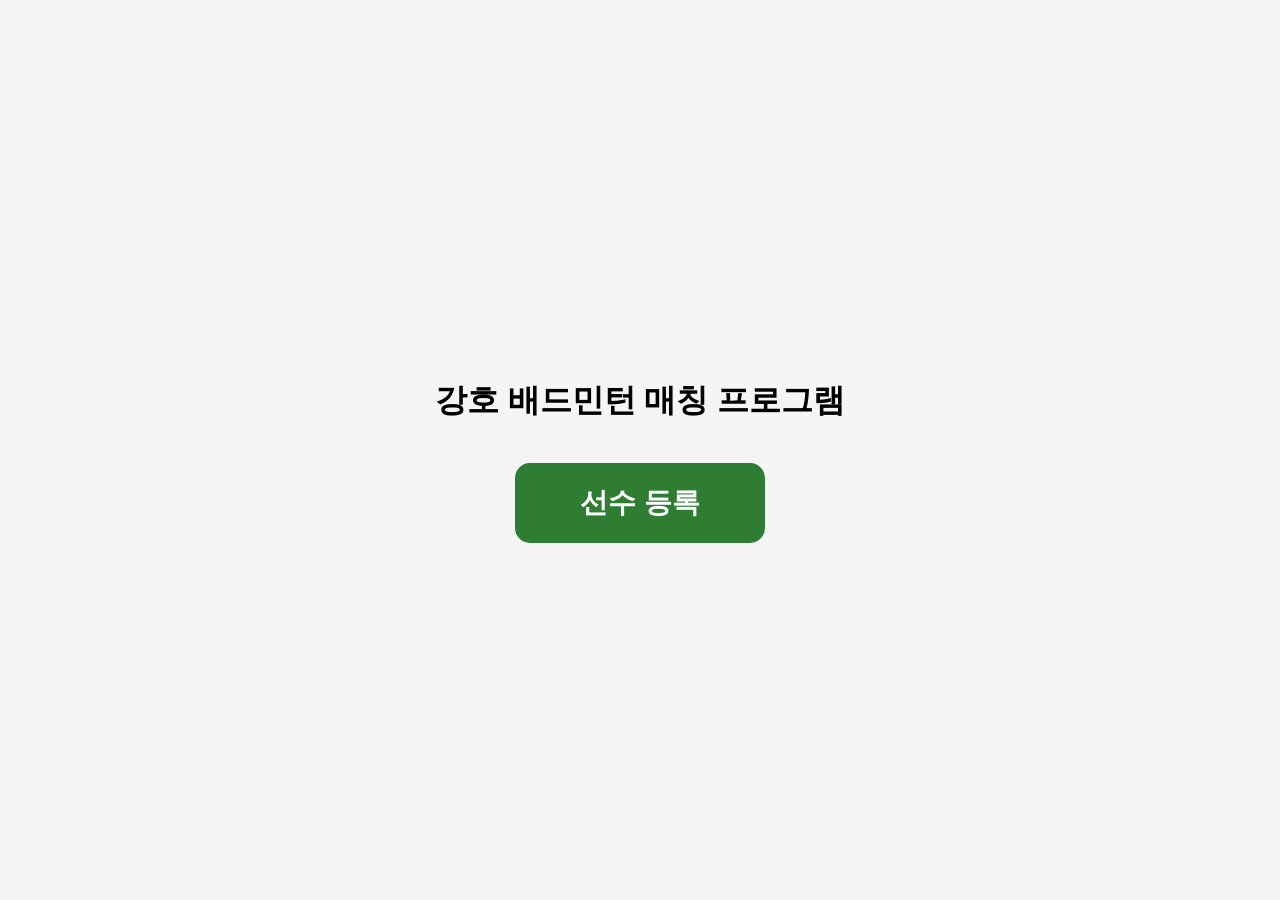
<file: index.html>
<!DOCTYPE html>
<html lang="ko">
<head>
    <meta charset="UTF-8">
    <meta name="viewport" content="width=device-width, initial-scale=1.0">
    <title>강호 배드민턴 매칭 프로그램</title>

    <link rel="stylesheet" href="style.css">
</head>
<body>

    <div class="container">

        <h1>강호 배드민턴 매칭 프로그램</h1>

        <button id="registerBtn">
            선수 등록
        </button>

    </div>

    <script src="app.js"></script>

</body>
</html>
</file>
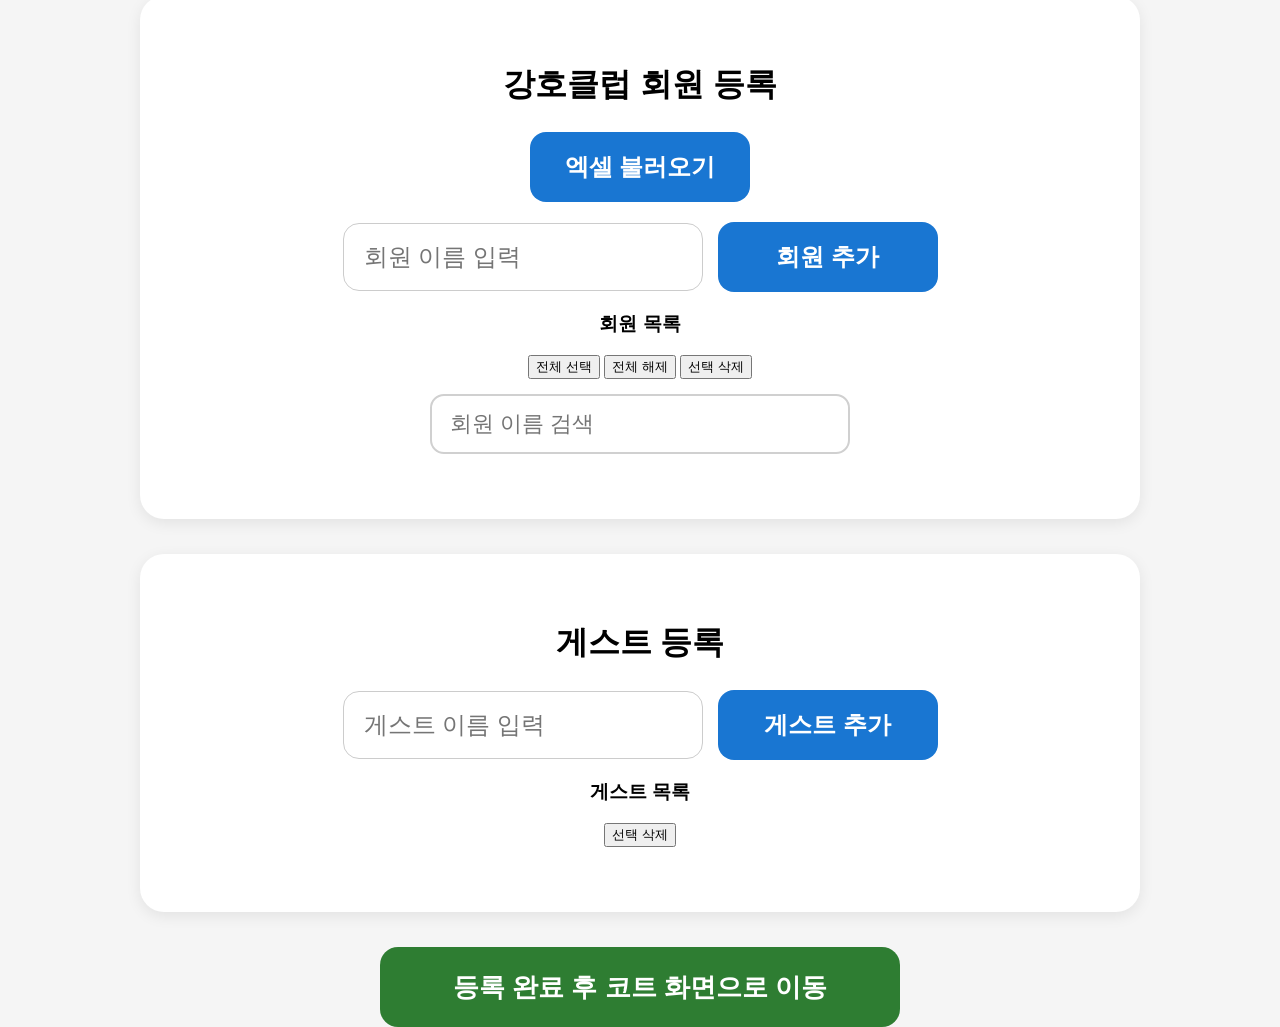
<file: register.html>
<!DOCTYPE html>
<html lang="ko">
<head>
    <meta charset="UTF-8">
    <meta name="viewport" content="width=device-width, initial-scale=1.0">
    <title>선수 등록</title>
    <link rel="stylesheet" href="style.css">
    <script src="https://cdn.sheetjs.com/xlsx-latest/package/dist/xlsx.full.min.js"></script>
</head>
<body>

<div class="register-container">

    <h1>선수 등록</h1>

    <section class="register-box">
        <h2>강호클럽 회원 등록</h2>
        <div style="margin-bottom:20px;">
            <input id="excelFileInput" type="file" accept=".xlsx,.xls" style="display:none;">
            <button id="excelImportBtn" class="sub-btn" type="button">엑셀 불러오기</button>
        </div>
        <div class="button-row">
            <input id="memberNameInput" type="text" placeholder="회원 이름 입력">
            <button id="addMemberBtn" class="sub-btn" type="button">회원 추가</button>
        </div>
        <div class="list-header-row">
            <h3 class="list-title">회원 목록</h3>
            <div>
                <button id="selectAllBtn" class="delete-selected-btn" type="button">전체 선택</button>
                <button id="clearAllBtn" class="delete-selected-btn" type="button">전체 해제</button>
                <button id="deleteSelectedMembersBtn" class="delete-selected-btn" type="button">선택 삭제</button>
            </div>
        </div>
        <input id="memberSearchInput" class="search-input" type="text" placeholder="회원 이름 검색">
        <div id="memberList" class="player-list"></div>
    </section>

    <section class="register-box">
        <h2>게스트 등록</h2>
        <div class="guest-row">
            <input id="guestNameInput" type="text" placeholder="게스트 이름 입력">
            <button id="addGuestBtn" class="sub-btn" type="button">게스트 추가</button>
        </div>
        <div class="list-header-row">
            <h3 class="list-title">게스트 목록</h3>
            <button id="deleteSelectedGuestsBtn" class="delete-selected-btn" type="button">선택 삭제</button>
        </div>
        <div id="guestList" class="player-list"></div>
    </section>

    <button id="completeBtn" type="button">등록 완료 후 코트 화면으로 이동</button>

</div>

<script src="register.js"></script>
</body>
</html>
</file>
<file: style.css>
body{
    margin:0;
    height:100vh;

    display:flex;
    justify-content:center;
    align-items:center;

    background:#f5f5f5;

    font-family:
    "Apple SD Gothic Neo",
    sans-serif;
}

.container{
    text-align:center;
}

h1{
    margin-bottom:40px;
}

#registerBtn{
    width:250px;
    height:80px;

    font-size:28px;
    font-weight:bold;

    border:none;
    border-radius:15px;

    background:#2e7d32;
    color:white;

    cursor:pointer;
}

/* 선수 등록 페이지 */
.register-container{
    width:92%;
    max-width:1000px;
    text-align:center;
}

.register-box{
    background:white;
    border-radius:24px;
    padding:40px;
    margin-bottom:35px;
    box-shadow:0 4px 15px rgba(0,0,0,0.08);
}

.sub-btn{
    min-width:220px;
    height:70px;
    font-size:24px;
    font-weight:bold;
    border:none;
    border-radius:16px;
    background:#1976d2;
    color:white;
    cursor:pointer;
}

#memberNameInput,
#guestNameInput{
    width:360px;
    height:68px;
    font-size:24px;
    padding:0 20px;
    border:1px solid #ccc;
    border-radius:16px;
    box-sizing:border-box;
}

#completeBtn{
    width:520px;
    height:80px;
    font-size:26px;
    font-weight:bold;
    border:none;
    border-radius:18px;
    background:#2e7d32;
    color:white;
    cursor:pointer;
}

.register-container h1{
    font-size:44px;
    margin-bottom:35px;
}

.register-container h2{
    font-size:32px;
    margin-bottom:25px;
}

button,
input{
    touch-action:manipulation;
}

button{
    -webkit-tap-highlight-color:transparent;
}

.button-row,
.guest-row{
    display:flex;
    justify-content:center;
    align-items:center;
    gap:15px;
    flex-wrap:wrap;
}

#memberList,
#guestList{
    margin-top:25px;
    display:flex;
    flex-wrap:wrap;
    gap:14px;
    justify-content:center;
}

.search-input{
    width:420px;
    height:60px;
    margin:15px auto 10px auto;
    display:block;
    padding:0 18px;
    border:2px solid #d0d0d0;
    border-radius:14px;
    font-size:22px;
    box-sizing:border-box;
}

.search-input:focus{
    outline:none;
    border-color:#1976d2;
}

.player-btn{
    min-width:130px;
    height:58px;
    border:none;
    border-radius:14px;
    background:#e0e0e0;
    font-size:20px;
    font-weight:bold;
    cursor:pointer;
}

.player-btn.selected{
    background:#2e7d32;
    color:white;
}

@media (max-width: 1024px){
    .register-container{
        width:92%;
        max-width:760px;
    }

    .register-box{
        padding:28px;
    }

    h1{
        font-size:36px;
    }

    h2{
        font-size:26px;
    }

    .sub-btn{
        min-width:190px;
        height:60px;
        font-size:21px;
    }

    #memberNameInput,
    #guestNameInput{
        width:300px;
        height:58px;
        font-size:21px;
    }

    #completeBtn{
        width:420px;
        height:70px;
        font-size:22px;
    }
}

@media (max-width: 600px){
    body{
        align-items:flex-start;
        height:auto;
        min-height:100vh;
        padding:30px 0;
    }

    .register-container{
        width:92%;
    }

    h1{
        font-size:30px;
        margin-bottom:25px;
    }

    h2{
        font-size:22px;
    }

    .register-box{
        padding:22px;
        margin-bottom:22px;
    }

    .button-row,
    .guest-row{
        flex-direction:column;
        align-items:center;
    }

    .sub-btn,
    #memberNameInput,
    #guestNameInput,
    #completeBtn{
        width:100%;
        max-width:340px;
    }

    .sub-btn{
        height:58px;
        font-size:20px;
    }

    #memberNameInput,
    #guestNameInput{
        height:56px;
        font-size:20px;
        box-sizing:border-box;
    }

    #completeBtn{
        height:66px;
        font-size:20px;
    }
}

/* =========================
   코트 화면 - 이미지형 보드 UI
========================= */
.court-body{
    margin:0;
    width:100vw;
    min-height:100vh;
    height:auto;
    overflow:auto;

    display:block;
    justify-content:initial;
    align-items:initial;
    padding:0;

    background:#ffffff;
    font-family:"Apple SD Gothic Neo", sans-serif;
}

.court-layout{
    width:100vw;
    min-height:100vh;
    display:grid;
    grid-template-columns:82% 16%;
    grid-template-rows:10% 43% 43%;
    gap:1.5%;
    padding:0.7%;
    box-sizing:border-box;
    background:#ffffff;
}

.court-title-bar{
    grid-column:1 / 3;
    grid-row:1;
    display:flex;
    align-items:center;
    justify-content:center;
    position:relative;
}

.court-title-bar h1{
    margin:0;
    width:99%;
    height:80%;
    display:flex;
    align-items:center;
    justify-content:center;
    background:#1f5599;
    color:white;
    border-radius:12px;
    font-size:88px;
    font-weight:900;
    letter-spacing:3px;
}

.court-main-area{
    grid-column:1;
    grid-row:2 / 4;
    display:grid;
    grid-template-rows:1fr 1fr;
    gap:5%;
}

.game-board{
    position:relative;
    border-radius:36px;
    border:8px solid #075487;
    background:#91d0df;
    padding:55px 35px 25px 35px;
    box-sizing:border-box;
}

.waiting-game-board{
    border-color:#009b83;
    background:#20d8c2;
}

.section-label{
    position:absolute;
    top:-36px;
    left:50%;
    transform:translateX(-50%);
    padding:12px 42px;
    border-radius:12px;
    color:white;
    font-size:68px;
    font-weight:900;
    border:3px solid rgba(0,0,0,0.2);
}

.playing-label{
    background:#0780bf;
}

.waiting-game-label{
    background:#04a88f;
}

.court-list{
    height:100%;
    display:grid;
    grid-template-columns:repeat(4, 1fr);
    gap:20px;
}

.badminton-court{
    position:relative;
    display:flex;
    flex-direction:column;
    align-items:center;
}

.court-name{
    background:white;
    color:#111;
    border-radius:14px;
    padding:10px 24px;
    margin-bottom:18px;
    font-size:50px;
    font-weight:900;
}

.court-field{
    width:100%;
    flex:1;
    background:#075992;
    position:relative;
    min-height:360px;
    display:grid;
    grid-template-rows:1fr 1fr;
    overflow:hidden;
}

.next-court .court-field{
    background:#087769;
}

.right-area{
    grid-column:2;
    grid-row:2 / 4;
    display:grid;
    grid-template-rows:1fr 1fr;
    gap:4%;
    min-height:0;
}

.side-box{
    position:relative;
    border-radius:34px;
    padding:55px 12px 12px 12px;
    box-sizing:border-box;
    display:flex;
    flex-direction:column;
    min-height:0;
}

.rest-box{
    background:#ffdd2d;
    border:8px solid #f57c00;
}

.waiting-box{
    background:#ff8f8b;
    border:8px solid #e51c12;
}

.side-label{
    position:absolute;
    top:-32px;
    left:50%;
    transform:translateX(-50%);
    min-width:110px;
    text-align:center;
    padding:12px 24px;
    border-radius:10px;
    color:white;
    font-size:62px;
    font-weight:900;
}

.rest-label{
    background:#ffa000;
    border:3px solid #f57c00;
}

.waiting-label{
    background:#ff5a4d;
    border:3px solid #e51c12;
}

.side-content{
    width:100%;
    flex:1;
    min-height:0;
    border-radius:18px;
    display:grid;
    grid-template-columns:1fr 1fr;
    gap:4px;
    align-content:start;
    overflow-y:auto;
    overflow-x:hidden;
    scrollbar-width:auto;
}

@media (max-width:1100px){
    .court-title-bar h1{
        font-size:52px;
    }

    .section-label{
        font-size:40px;
    }

    .side-label{
        font-size:36px;
        min-width:110px;
    }

    .court-list{
        gap:14px;
    }
}

.court-player-btn{
    width:100%;
    min-height:42px;
    margin-bottom:2px;
    border:none;
    border-radius:10px;
    background:white;
    color:#222;
    font-size:24px;
    font-weight:900;
    cursor:pointer;
    box-shadow:0 3px 8px rgba(0,0,0,0.25);
}

.court-player-btn.selected-player{
    background:#2e7d32;
    color:white;
    outline:4px solid #ffeb3b;
}

.assigned-player-btn{
    width:98%;
    min-height:52px;
    margin:6px auto;
    display:block;
    background:#ffffff;
    font-size:28px;
}

.assignable-area{
    cursor:pointer;
    padding:8px;
    box-sizing:border-box;
    display:flex;
    flex-direction:column;
    justify-content:center;
    gap:6px;
    min-height:0;
}

.court-team-area:first-child{
    border-bottom:4px solid white;
}

.court-team-area{
    min-height:0;
}

.finish-game-btn{
    width:100%;
    height:52px;
    margin-top:8px;
    border:none;
    border-radius:12px;
    background:#d32f2f;
    color:white;
    font-size:22px;
    font-weight:900;
    cursor:pointer;
}

.finish-game-btn:hover{
    background:#b71c1c;
}

.vs-label{
    position:absolute;
    left:50%;
    top:50%;
    transform:translate(-50%, -50%);
    color:white;
    font-size:32px;
    font-weight:900;
    background:rgba(0,0,0,0.35);
    padding:4px 14px;
    border-radius:20px;
    pointer-events:none;
    z-index:10;
}

.placeholder-btn{
    width:92%;
    height:68px;
    margin:10px auto 12px auto;
    display:block;
    border:none;
    border-radius:12px;
    background:#1565c0;
    color:white;
    font-size:32px;
    font-weight:900;
    cursor:pointer;
}

.placeholder-btn:hover{
    background:#0d47a1;
}

.reset-workout-btn{
    position:absolute;
    right:20px;
    top:50%;
    transform:translateY(-50%);
    height:64px;
    padding:0 24px;
    border:none;
    border-radius:12px;
    background:#ff9800;
    color:white;
    font-size:28px;
    font-weight:900;
    cursor:pointer;
    z-index:20;
}

.reset-workout-btn:hover{
    background:#f57c00;
}

.edit-players-btn{
    position:absolute;
    left:20px;
    top:50%;
    transform:translateY(-50%);
    height:64px;
    padding:0 24px;
    border:none;
    border-radius:12px;
    background:#2e7d32;
    color:white;
    font-size:28px;
    font-weight:900;
    cursor:pointer;
    z-index:20;
}

.edit-players-btn:hover{
    background:#1b5e20;
}

.icon-call-btn{
    width:48px;
    height:48px;
    margin-left:10px;
    border:none;
    border-radius:50%;
    background:#1976d2;
    color:white;
    font-size:26px;
    font-weight:900;
    cursor:pointer;
    vertical-align:middle;
    box-shadow:0 2px 6px rgba(0,0,0,0.25);
}

.icon-call-btn:hover{
    background:#0d47a1;
}

.clear-next-games-btn{
    position:absolute;
    right:25px;
    top:18px;
    height:56px;
    padding:0 20px;
    border:none;
    border-radius:12px;
    background:#ff9800;
    color:white;
    font-size:24px;
    font-weight:900;
    cursor:pointer;
    z-index:20;
}

.clear-next-games-btn:hover{
    background:#f57c00;
}

.low-game-player{
    background:#fff8e1;
    color:#3e2723;
    outline:3px solid #ffca28;
    box-shadow:0 2px 8px rgba(0,0,0,0.22);
}

.show-stats-btn{
    position:absolute;
    right:230px;
    top:50%;
    transform:translateY(-50%);
    height:64px;
    padding:0 24px;
    border:none;
    border-radius:12px;
    background:#6a1b9a;
    color:white;
    font-size:28px;
    font-weight:900;
    cursor:pointer;
    z-index:20;
}

.show-stats-btn:hover{
    background:#4a148c;
}

.undo-btn{
    position:absolute;
    right:390px;
    top:50%;
    transform:translateY(-50%);
    height:64px;
    padding:0 24px;
    border:none;
    border-radius:12px;
    background:#455a64;
    color:white;
    font-size:28px;
    font-weight:900;
    cursor:pointer;
    z-index:20;
}

.undo-btn:hover{
    background:#263238;
}
.redo-btn{
    position:absolute;
    right:550px;
    top:50%;
    transform:translateY(-50%);
    height:64px;
    padding:0 24px;
    border:none;
    border-radius:12px;
    background:#607d8b;
    color:white;
    font-size:28px;
    font-weight:900;
    cursor:pointer;
    z-index:20;
}

.redo-btn:hover{
    background:#455a64;
}

.selected-count-box{
    position:absolute;
    left:260px;
    top:50%;
    transform:translateY(-50%);

    height:64px;
    padding:0 22px;

    display:flex;
    align-items:center;
    justify-content:center;

    border-radius:12px;

    background:#fff8e1;
    border:3px solid #ffca28;

    color:#5d4037;
    font-size:28px;
    font-weight:900;

    z-index:20;
}

.court-active-btn{
    height:42px;
    padding:0 14px;
    margin-left:8px;
    border:none;
    border-radius:10px;
    background:#2e7d32;
    color:white;
    font-size:22px;
    font-weight:900;
    cursor:pointer;
    vertical-align:middle;
}

.court-active-btn.inactive{
    background:#757575;
}

.badminton-court.inactive-court{
    opacity:0.35;
    filter:grayscale(70%);
}

.badminton-court.inactive-court .court-field{
    background:#9e9e9e;
}

.badminton-court.inactive-court .finish-game-btn{
    background:#9e9e9e;
    cursor:not-allowed;
}
.auto-assign-btn{
    position:absolute;
    left:25px;
    top:18px;
    height:56px;
    padding:0 20px;
    border:none;
    border-radius:12px;
    background:#1976d2;
    color:white;
    font-size:24px;
    font-weight:900;
    cursor:pointer;
    z-index:9999;
    display:block;
}

.auto-assign-btn:hover{
    background:#0d47a1;
}
.hidden{
    display:none !important;
}

.auto-assign-modal{
    position:fixed;
    inset:0;

    display:flex;
    justify-content:center;
    align-items:center;

    background:rgba(0,0,0,0.45);

    z-index:20000;
}

.auto-assign-modal-box{
    width:420px;

    background:white;

    border-radius:20px;

    padding:30px;

    text-align:center;

    box-shadow:0 10px 30px rgba(0,0,0,0.3);
}

.auto-assign-modal-box h2{
    margin:0 0 15px 0;
    font-size:34px;
}

.auto-assign-modal-box p{
    margin:0 0 25px 0;
    font-size:22px;
}

.auto-assign-modal-actions{
    display:flex;
    flex-direction:column;
    gap:12px;
}

.auto-assign-modal-actions button{
    height:60px;

    border:none;
    border-radius:12px;

    color:white;

    font-size:24px;
    font-weight:900;

    cursor:pointer;
}

#autoAssignEmptyBtn{
    background:#1976d2;
}

#autoAssignAllBtn{
    background:#2e7d32;
}

#autoAssignCancelBtn{
    background:#757575;
}
</file>
